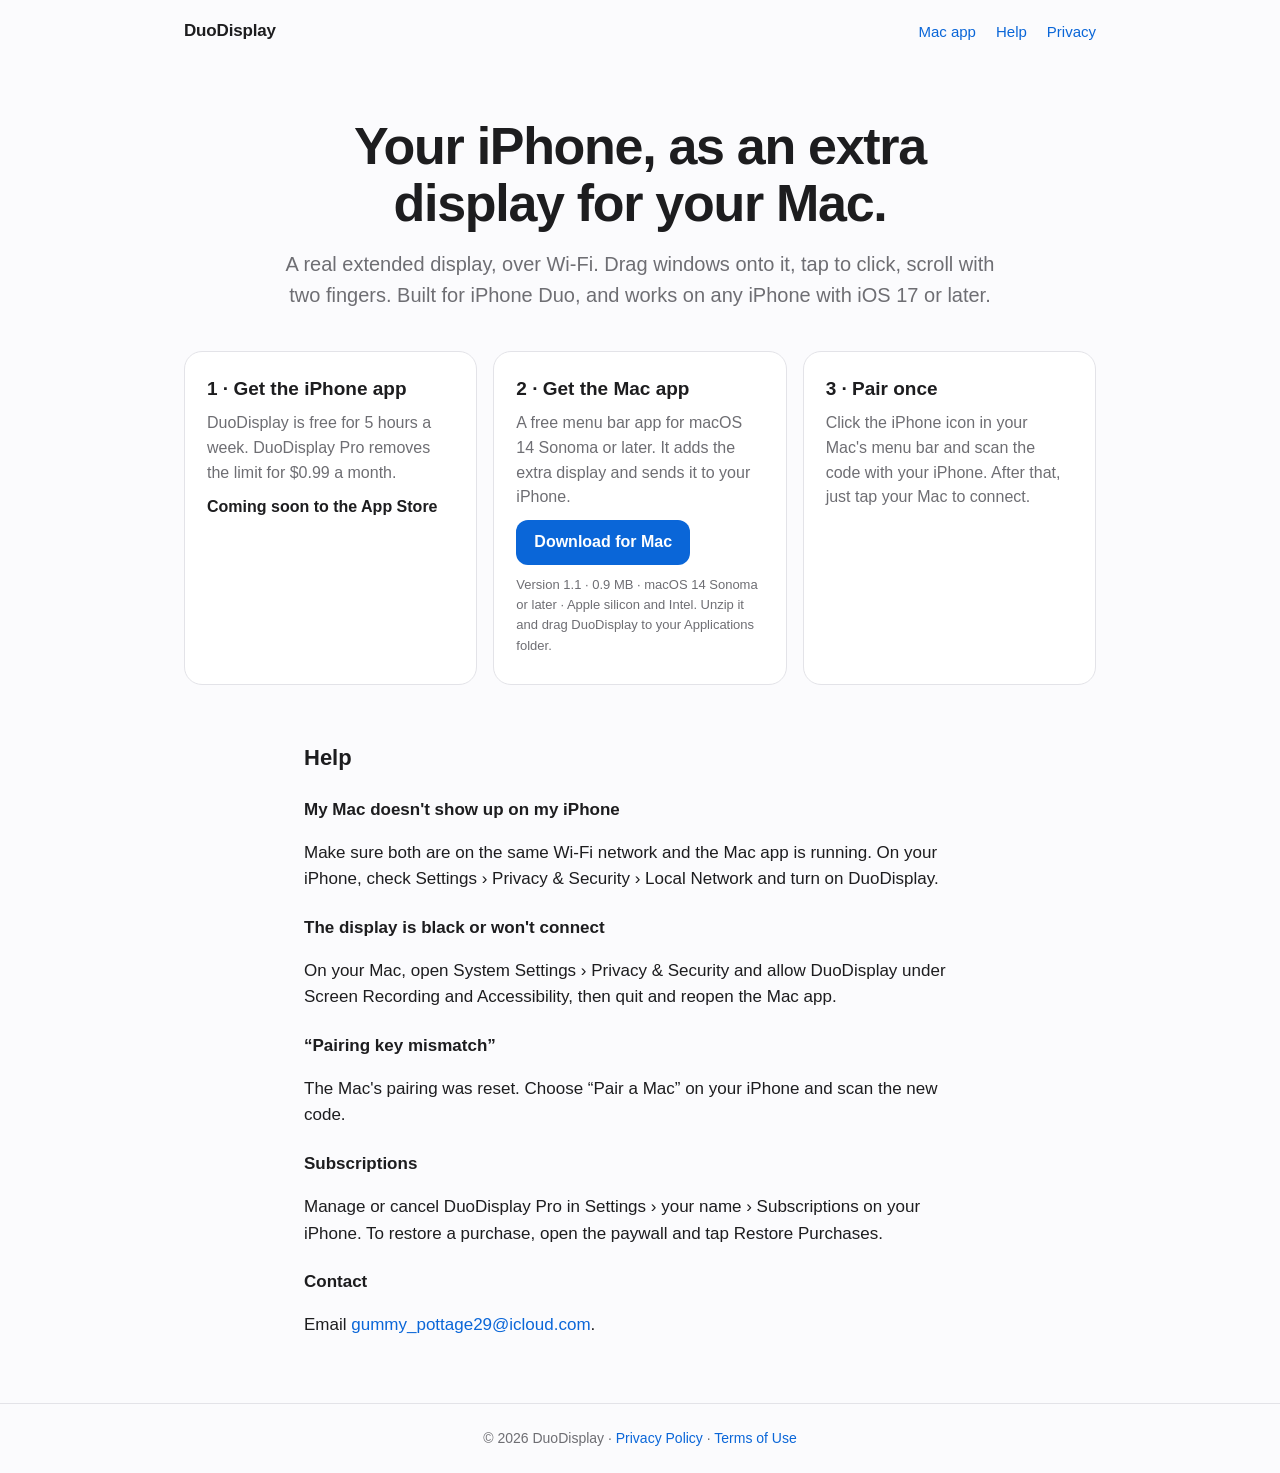
<file: index.html>
<!DOCTYPE html>
<html lang="en"><head><meta charset="utf-8"><title>DuoDisplay</title>
<meta http-equiv="refresh" content="0; url=duodisplay/"><link rel="canonical" href="https://jeremyelson.github.io/duodisplay/"></head>
<body><a href="duodisplay/">DuoDisplay</a></body></html>
</file>
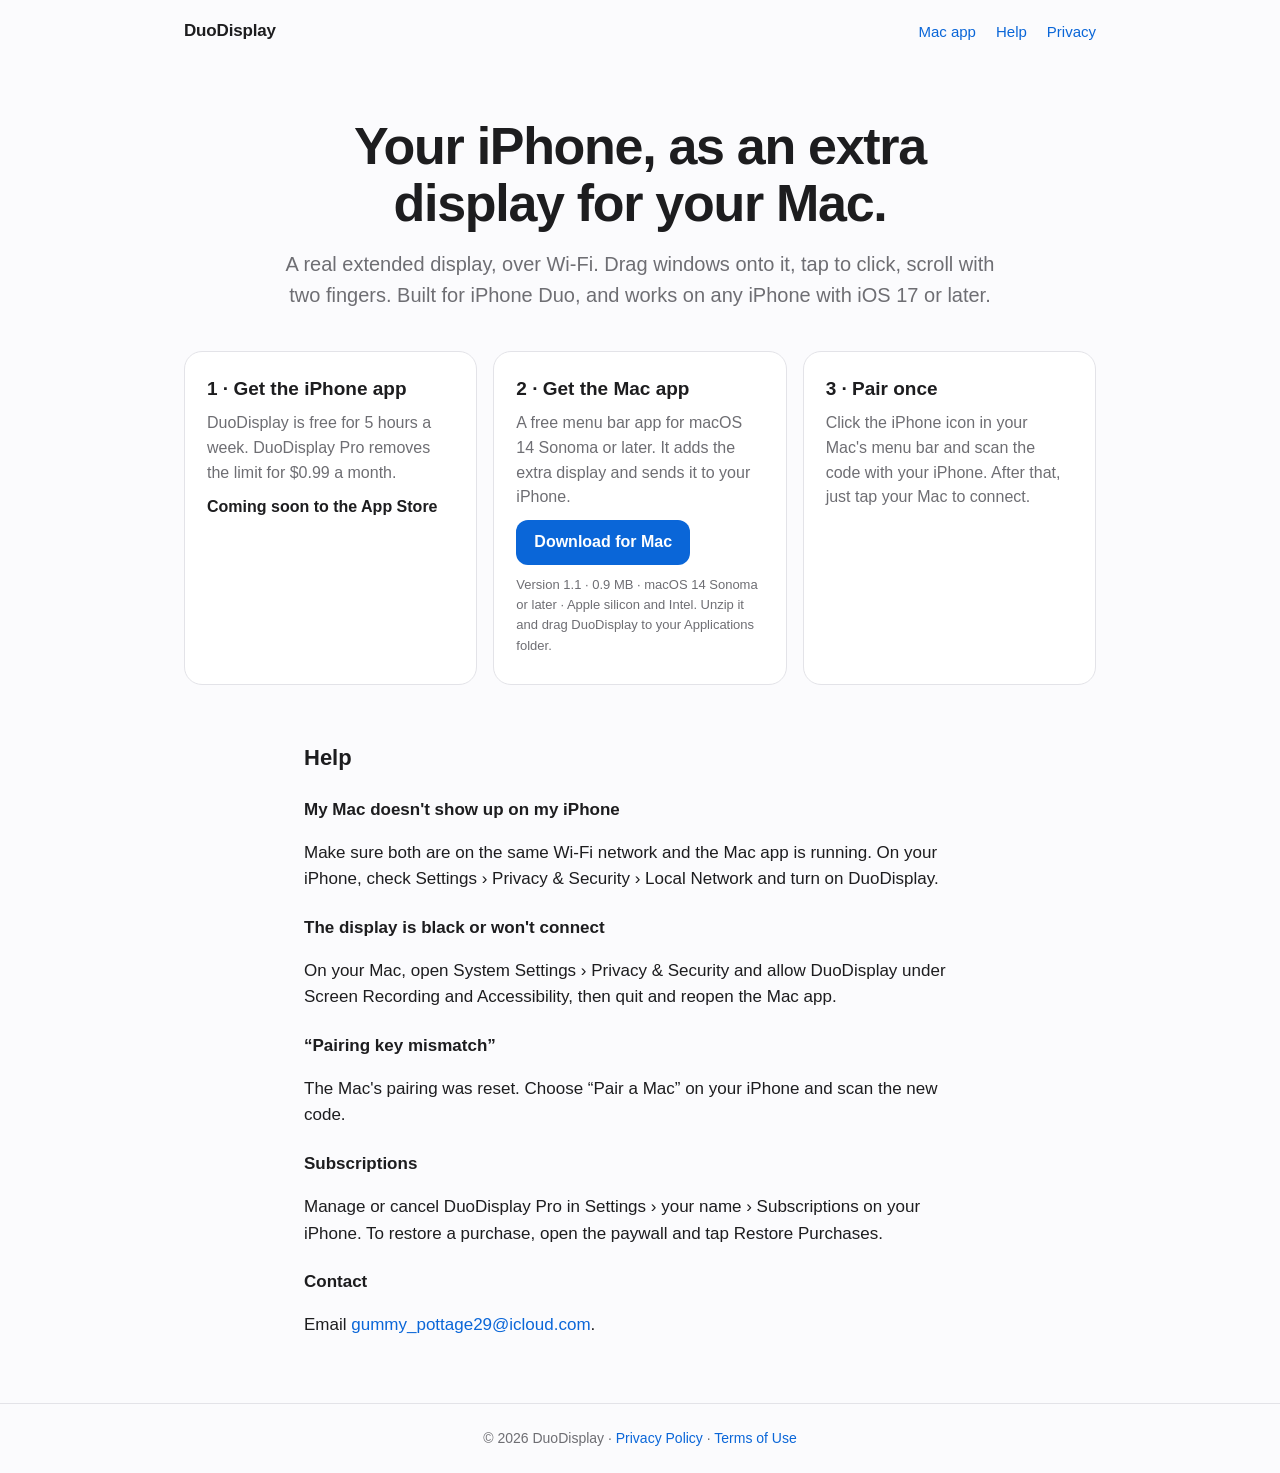
<file: duodisplay/index.html>
<!DOCTYPE html>
<html lang="en">
<head>
<meta charset="utf-8">
<meta name="viewport" content="width=device-width, initial-scale=1">
<title>DuoDisplay · Your iPhone as an extra Mac display</title>
<meta name="description" content="Use your iPhone as an extra display for your Mac, over Wi‑Fi. Built for iPhone Duo.">
<link rel="stylesheet" href="style.css">
</head>
<body>
<header class="bar"><span class="brand">DuoDisplay</span><nav><a href="#mac">Mac app</a><a href="#help">Help</a><a href="privacy/">Privacy</a></nav></header>
<main>
  <section class="hero">
    <h1>Your iPhone, as an extra display for your Mac.</h1>
    <p>A real extended display, over Wi‑Fi. Drag windows onto it, tap to click, scroll with two fingers. Built for iPhone Duo, and works on any iPhone with iOS 17 or later.</p>
  </section>

  <section class="cards">
    <div class="card">
      <h2>1 · Get the iPhone app</h2>
      <p>DuoDisplay is free for 5 hours a week. DuoDisplay Pro removes the limit for $0.99 a month.</p>
      <p class="soon">Coming soon to the App Store</p>
    </div>
    <div class="card" id="mac">
      <h2>2 · Get the Mac app</h2>
      <p>A free menu bar app for macOS 14 Sonoma or later. It adds the extra display and sends it to your iPhone.</p>
      <p><a class="button" id="mac-download" href="download/DuoDisplay-mac.zip" download>Download for Mac</a></p>
      <p class="fine">Version 1.1 · 0.9 MB · macOS 14 Sonoma or later · Apple silicon and Intel. Unzip it and drag DuoDisplay to your Applications folder.</p>
    </div>
    <div class="card">
      <h2>3 · Pair once</h2>
      <p>Click the iPhone icon in your Mac's menu bar and scan the code with your iPhone. After that, just tap your Mac to connect.</p>
    </div>
  </section>

  <section class="doc" id="help">
    <h2>Help</h2>
    <h3>My Mac doesn't show up on my iPhone</h3>
    <p>Make sure both are on the same Wi‑Fi network and the Mac app is running. On your iPhone, check Settings › Privacy &amp; Security › Local Network and turn on DuoDisplay.</p>
    <h3>The display is black or won't connect</h3>
    <p>On your Mac, open System Settings › Privacy &amp; Security and allow DuoDisplay under Screen Recording and Accessibility, then quit and reopen the Mac app.</p>
    <h3>“Pairing key mismatch”</h3>
    <p>The Mac's pairing was reset. Choose “Pair a Mac” on your iPhone and scan the new code.</p>
    <h3>Subscriptions</h3>
    <p>Manage or cancel DuoDisplay Pro in Settings › your name › Subscriptions on your iPhone. To restore a purchase, open the paywall and tap Restore Purchases.</p>
    <h3>Contact</h3>
    <p>Email <a href="mailto:gummy_pottage29@icloud.com">gummy_pottage29@icloud.com</a>.</p>
  </section>
</main>
<footer class="foot">© 2026 DuoDisplay · <a href="privacy/">Privacy Policy</a> · <a href="https://www.apple.com/legal/internet-services/itunes/dev/stdeula/">Terms of Use</a></footer>
</body>
</html>
</file>
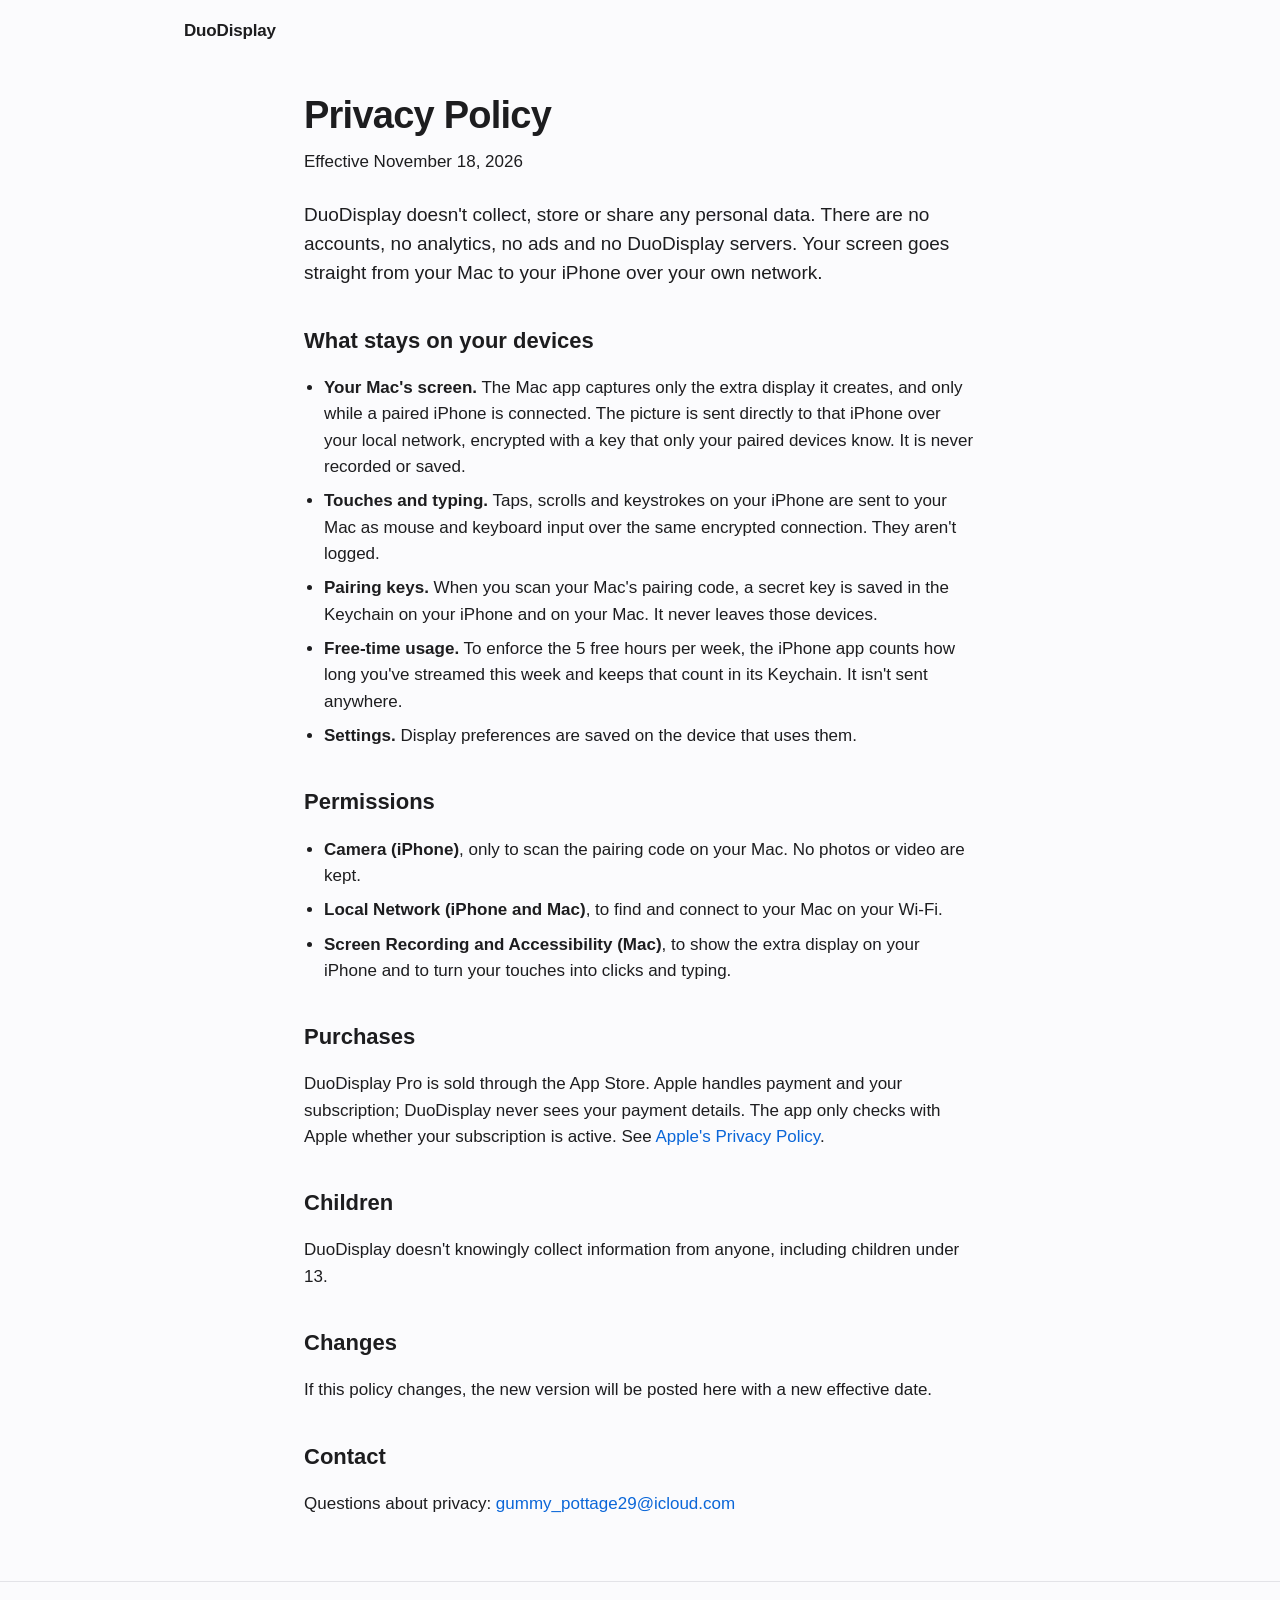
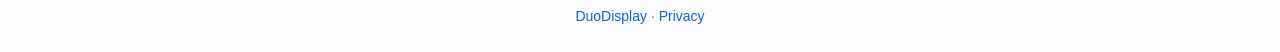
<file: duodisplay/privacy/index.html>
<!DOCTYPE html>
<html lang="en">
<head>
<meta charset="utf-8">
<meta name="viewport" content="width=device-width, initial-scale=1">
<title>Privacy Policy · DuoDisplay</title>
<meta name="description" content="DuoDisplay collects no personal data. Everything stays on your iPhone and Mac.">
<link rel="stylesheet" href="../style.css">
</head>
<body>
<header class="bar"><a class="brand" href="../">DuoDisplay</a></header>
<main class="doc">
  <h1>Privacy Policy</h1>
  <p class="meta">Effective November 18, 2026</p>

  <p class="lede">DuoDisplay doesn't collect, store or share any personal data. There are no accounts, no analytics, no ads and no DuoDisplay servers. Your screen goes straight from your Mac to your iPhone over your own network.</p>

  <h2>What stays on your devices</h2>
  <ul>
    <li><strong>Your Mac's screen.</strong> The Mac app captures only the extra display it creates, and only while a paired iPhone is connected. The picture is sent directly to that iPhone over your local network, encrypted with a key that only your paired devices know. It is never recorded or saved.</li>
    <li><strong>Touches and typing.</strong> Taps, scrolls and keystrokes on your iPhone are sent to your Mac as mouse and keyboard input over the same encrypted connection. They aren't logged.</li>
    <li><strong>Pairing keys.</strong> When you scan your Mac's pairing code, a secret key is saved in the Keychain on your iPhone and on your Mac. It never leaves those devices.</li>
    <li><strong>Free-time usage.</strong> To enforce the 5 free hours per week, the iPhone app counts how long you've streamed this week and keeps that count in its Keychain. It isn't sent anywhere.</li>
    <li><strong>Settings.</strong> Display preferences are saved on the device that uses them.</li>
  </ul>

  <h2>Permissions</h2>
  <ul>
    <li><strong>Camera (iPhone)</strong>, only to scan the pairing code on your Mac. No photos or video are kept.</li>
    <li><strong>Local Network (iPhone and Mac)</strong>, to find and connect to your Mac on your Wi‑Fi.</li>
    <li><strong>Screen Recording and Accessibility (Mac)</strong>, to show the extra display on your iPhone and to turn your touches into clicks and typing.</li>
  </ul>

  <h2>Purchases</h2>
  <p>DuoDisplay Pro is sold through the App Store. Apple handles payment and your subscription; DuoDisplay never sees your payment details. The app only checks with Apple whether your subscription is active. See <a href="https://www.apple.com/legal/privacy/">Apple's Privacy Policy</a>.</p>

  <h2>Children</h2>
  <p>DuoDisplay doesn't knowingly collect information from anyone, including children under 13.</p>

  <h2>Changes</h2>
  <p>If this policy changes, the new version will be posted here with a new effective date.</p>

  <h2>Contact</h2>
  <p>Questions about privacy: <a href="mailto:gummy_pottage29@icloud.com">gummy_pottage29@icloud.com</a></p>
</main>
<footer class="foot"><a href="../">DuoDisplay</a> · <a href="./">Privacy</a></footer>
</body>
</html>
</file>
<file: duodisplay/style.css>
:root {
  --bg: #fbfbfd; --fg: #1d1d1f; --muted: #6e6e73; --line: #e3e3e8; --card: #fff; --accent: #0a66d8;
  color-scheme: light dark;
}
@media (prefers-color-scheme: dark) {
  :root { --bg: #111113; --fg: #f2f2f4; --muted: #a1a1a6; --line: #2a2a2e; --card: #1b1b1e; --accent: #4c9bff; }
}
* { box-sizing: border-box; }
body { margin: 0; background: var(--bg); color: var(--fg);
  font: 17px/1.55 -apple-system, BlinkMacSystemFont, "SF Pro Text", "Helvetica Neue", Arial, sans-serif; }
a { color: var(--accent); text-decoration: none; }
a:hover { text-decoration: underline; }
.bar { display: flex; align-items: center; justify-content: space-between; gap: 16px;
  max-width: 960px; margin: 0 auto; padding: 18px 24px; }
.brand { font-weight: 700; letter-spacing: -0.01em; color: var(--fg); }
.bar nav { display: flex; gap: 20px; font-size: 15px; }
.hero { max-width: 760px; margin: 56px auto 40px; padding: 0 24px; text-align: center; }
.hero h1 { font-size: clamp(32px, 6vw, 52px); line-height: 1.08; letter-spacing: -0.025em; margin: 0 0 18px; }
.hero p { font-size: 20px; color: var(--muted); margin: 0; }
.cards { display: grid; grid-template-columns: repeat(auto-fit, minmax(240px, 1fr)); gap: 16px;
  max-width: 960px; margin: 0 auto 56px; padding: 0 24px; }
.card { background: var(--card); border: 1px solid var(--line); border-radius: 18px; padding: 22px 22px 18px; }
.card h2 { font-size: 19px; margin: 0 0 8px; }
.card p { margin: 0 0 10px; color: var(--muted); font-size: 16px; }
.soon { font-weight: 600; color: var(--fg) !important; }
.doc { max-width: 720px; margin: 0 auto 64px; padding: 0 24px; }
.doc h1 { font-size: 38px; letter-spacing: -0.02em; margin: 24px 0 4px; }
.doc h2 { font-size: 22px; margin: 36px 0 8px; }
.doc h3 { font-size: 17px; margin: 22px 0 4px; }
.doc p, .doc li { color: var(--fg); }
.doc ul { padding-left: 20px; }
.doc li { margin: 8px 0; }
.meta { color: var(--muted); margin: 0 0 24px; }
.lede { font-size: 19px; }
.foot { border-top: 1px solid var(--line); color: var(--muted); font-size: 14px; text-align: center; padding: 24px; }
.button { display: inline-block; background: var(--accent); color: #fff; font-weight: 600; font-size: 16px;
  padding: 10px 18px; border-radius: 12px; }
.button:hover { text-decoration: none; opacity: 0.9; }
.fine { font-size: 13px !important; }
</file>
